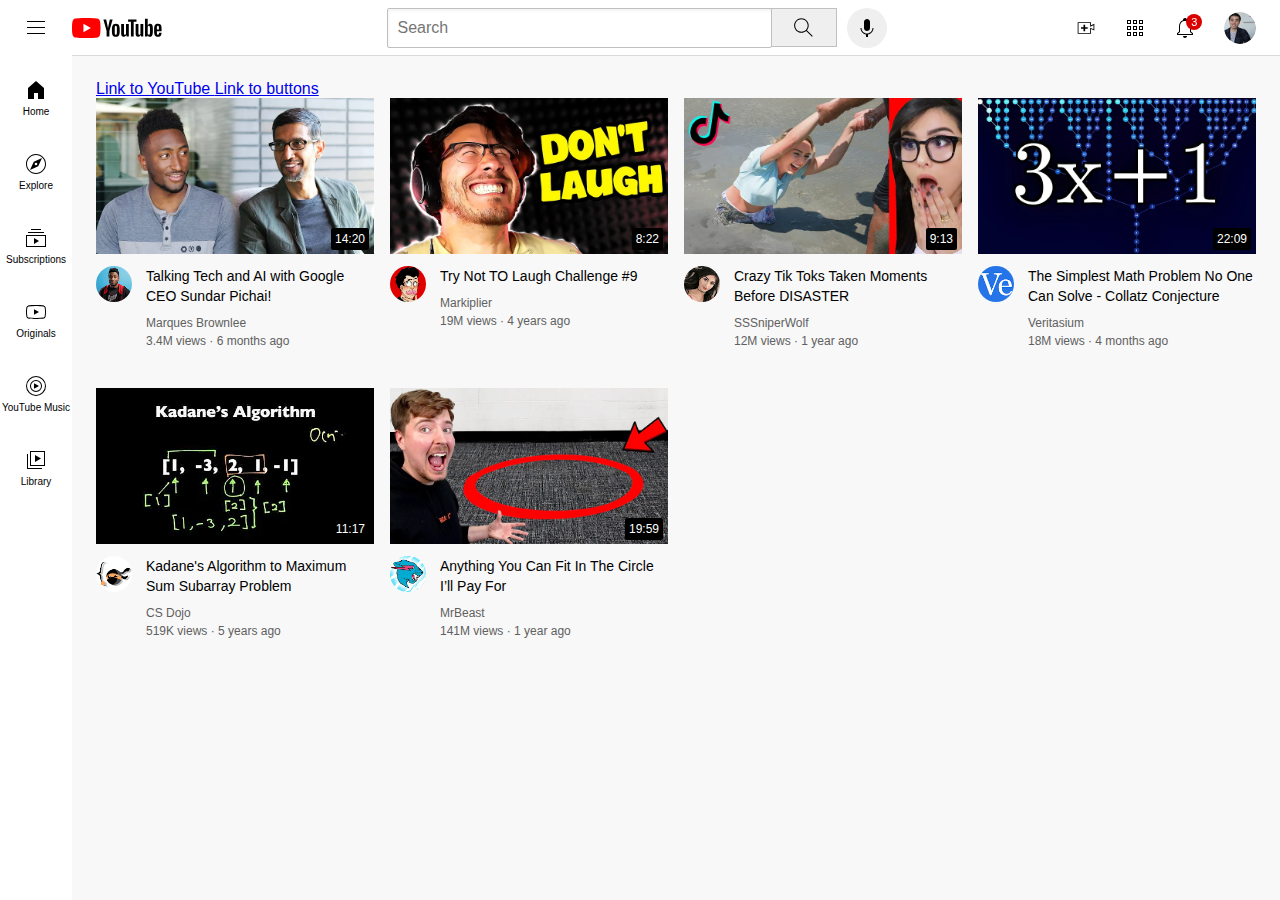
<file: index.html>
<!DOCTYPE html>
<html>
  <head>
    <title>YouTube.com Clone</title>

    <link rel="preconnect" href="https://fonts.googleapis.com">
    <link rel="preconnect" href="https://fonts.gstatic.com" crossorigin>
    <link href="https://fonts.googleapis.com/css2?family=Roboto:wght@400;500;700&display=swap" rel="stylesheet">

    <link rel="stylesheet" href="./styles/general.css">
    <link rel="stylesheet" href="./styles/header.css">
    <link rel="stylesheet" href="./styles/video.css">
    <link rel="stylesheet" href="./styles/sidebar.css">
  </head>
  <body>
    <header></header>
    <nav></nav>
    <header class="header">
      <div class="left-section">
        <img class="hamburger-menu" src="./icons/hamburger-menu.svg">
        <img class="youtube-logo" src="./icons/youtube-logo.svg">
      </div>
      <div class="middle-section">
        <input class="search-bar" type="text" placeholder="Search">
        <button class="search-button">
          <img class="search-icon" src="./icons/search.svg">
          <div class="tooltip">Search</div>
        </button>
        <!-- Put position absolute inside positon relative -->
        <button class="voice-search-button">
          <img class="voice-search-icon" src="./icons/voice-search-icon.svg">
          <div class="tooltip">Search with your voice</div>
        </button>
      </div>
      <div class="right-section">
        <div class="upload-icon-container">
          <img class="upload-icon" src="./icons/upload.svg">
          <div class="tooltip">Create</div>
        </div>
        <div class="youtube-apps-icon-container">
          <img class="youtube-apps-icon" src="./icons/youtube-apps.svg">
          <div class="tooltip">YouTube apps</div>
        </div>
        <div class="notifications-icon-container">
          <img class="notifications-icon" src="./icons/notifications.svg">
          <div class="notifications-count">3</div>
          <div class="tooltip">Notifications</div>
        </div>
        <img class="current-user-picture" src="./channel-pictures/my-channel.jpeg">
      </div>
    </header>
    
    <nav class="sidebar">
      <div class="sidebar-link">
        <img src="./icons/home.svg">
        <div>Home</div>
      </div>

      <div class="sidebar-link">
        <img src="./icons/explore.svg">
        <div>Explore</div>
      </div>

      <div class="sidebar-link">
        <img src="./icons/subscriptions.svg">
        <div>Subscriptions</div>
      </div>
    
      <div class="sidebar-link">
        <img src="icons/originals.svg">
        <div>Originals</div>
      </div>
      
      <div class="sidebar-link">
        <img src="./icons/youtube-music.svg">
        <div>YouTube Music</div>
      </div>
      
      <div class="sidebar-link">
        <img src="./icons/library.svg">
        <div>Library</div>
      </div>
    </nav>

    <main>
      <a href="https://youtube.com" target="_blank">
        Link to YouTube
      </a>
      <a href="./buttons.html" target="_blank">
        Link to buttons
      </a>
      <section class="video-grid">
        <div class="video-preview">
          <div class="thumbnail-row">
            <a href="https://www.youtube.com/watch?v=n2RNcPRtAiY" target="_blank" class="video-title-link">
              <img class="thumbnail" src="./thumbnails/thumbnail-1.webp">
            </a>
            <div class="video-time">14:20</div>
          </div>
          <div class="video-info-grid">
            <div class="channel-picture">
              <div class="profile-picture-container">
                <a href="https://www.youtube.com/c/mkbhd" target="_blank">
                  <img class="profile-picture" src="channel-pictures/channel-1.jpeg">
                </a>
                <div class="channel-tooltip">
                  <img class="channel-tooltip-picture" src="channel-pictures/channel-1.jpeg">
                  <div>
                    <div class="channel-tooltip-name">
                      Marques Brownlee</div>
                    <div class="channel-tooltip-stats">
                      15M subscribers</div>
                  </div>
                </div>
              </div>
            </div>
            <div class="video-info">
                <p class="video-title">
                  Talking Tech and AI with Google CEO Sundar Pichai!
                </p>
              
              <p class="video-author">
               Marques Brownlee
              </p>
        
              <p class="video-stats">
               3.4M views &#183; 6 months ago
              </p>
            </div>
          </div>
        </div>
    
        <div class="video-preview">
          <div class="thumbnail-row">
            <a href="https://www.youtube.com/watch?v=mP0RAo9SKZk" target="_blank" class="video-title-link">
              <img class="thumbnail" src="./thumbnails/thumbnail-2.webp">
            </a>
            <div class="video-time">8:22</div>
          </div>
          <div class="video-info-grid">
            <div class="channel-picture">
              <div class="profile-picture-container">
                <a href="https://www.youtube.com/c/markiplier" target="_blank">
                  <img class="profile-picture" src="channel-pictures/channel-2.jpeg">
                </a>
                <div class="channel-tooltip">
                  <img class="channel-tooltip-picture" src="channel-pictures/channel-2.jpeg">
                  <div>
                    <div class="channel-tooltip-name">
                      Markiplier</div>
                    <div class="channel-tooltip-stats">
                      30M subscribers</div>
                  </div>
                </div>
              </div>            
            </div>
            <div class="video-info">
                <p class="video-title">
                  Try Not TO Laugh Challenge #9
                </p>
        
              <p class="video-author">
               Markiplier
              </p>
        
              <p class="video-stats">
               19M views &#183; 4 years ago
              </p>
            </div>
          </div>
        </div>
    
        <div class="video-preview">
          <div class="thumbnail-row">
            <a href="https://www.youtube.com/watch?v=FgjPQQeTh1w" target="_blank" class="video-title-link">
              <img class="thumbnail" src="./thumbnails/thumbnail-3.webp">
            </a>
            <div class="video-time">9:13</div>
          </div>
          <div class="video-info-grid">
            <div class="channel-picture">
              <a href="https://www.youtube.com/user/SSSniperWolf" target="_blank">
                <img class="profile-picture" src="channel-pictures/channel-3.jpeg">
              </a>
            </div>
            <div class="video-info">
                <p class="video-title">
                  Crazy Tik Toks Taken Moments Before DISASTER
                </p>
        
              <p class="video-author">
                SSSniperWolf
              </p>
        
              <p class="video-stats">
               12M views &#183; 1 year ago
              </p>
            </div>
          </div>
        </div>
    
        <div class="video-preview">
          <div class="thumbnail-row">
            <a href="https://www.youtube.com/watch?v=094y1Z2wpJg" target="_blank" class="video-title-link">
              <img class="thumbnail" src="./thumbnails/thumbnail-4.webp">
            </a>
            <div class="video-time">22:09</div>
          </div>
          <div class="video-info-grid">
            <div class="channel-picture">
              <a href="https://www.youtube.com/c/veritasium" target="_blank">
                <img class="profile-picture" src="channel-pictures/channel-4.jpeg">
              </a>
            </div>
            <div class="video-info">
                <p class="video-title">
                  The Simplest Math Problem No One Can Solve - Collatz Conjecture
                </p>
              
              <p class="video-author">
                Veritasium
              </p>
        
              <p class="video-stats">
                18M views &#183; 4 months ago
              </p>
            </div>
          </div>
        </div>
    
        <div class="video-preview">
          <div class="thumbnail-row">
            <a href="https://www.youtube.com/watch?v=86CQq3pKSUw" target="_blank" class="video-title-link">
              <img class="thumbnail" src="./thumbnails/thumbnail-5.webp">
            </a>
            <div class="video-time">11:17</div>
          </div>
          <div class="video-info-grid">
            <div class="channel-picture">
              <a href="https://www.youtube.com/c/CSDojo" target="_blank">
                <img class="profile-picture" src="channel-pictures/channel-5.jpeg">
              </a>
            </div>
            <div class="video-info">
                <p class="video-title">
                  Kadane's Algorithm to Maximum Sum Subarray Problem
                </p>
        
              <p class="video-author">
                CS Dojo
              </p>
        
              <p class="video-stats">
                519K views &#183; 5 years ago
              </p>
            </div>
          </div>
        </div>
    
        <div class="video-preview">
          <div class="thumbnail-row">
            <a href="https://www.youtube.com/watch?v=yXWw0_UfSFg" target="_blank" class="video-title-link">
              <img class="thumbnail" src="./thumbnails/thumbnail-6.webp">
            </a>
            <div class="video-time">19:59</div>
          </div>
          <div class="video-info-grid">
            <div class="channel-picture">
              <a href="https://www.youtube.com/c/MrBeast6000" target="_blank">
                <img class="profile-picture" src="channel-pictures/channel-6.jpeg">
              </a>
            </div>
            <div class="video-info">
                <p class="video-title">
                  Anything You Can Fit In The Circle I’ll Pay For
                </p>
        
              <p class="video-author">
                MrBeast
              </p>
        
              <p class="video-stats">
                141M views &#183; 1 year ago
              </p>
            </div>
          </div>
        </div>
      </section>    
    </main>
  </body>
</html>
</file>
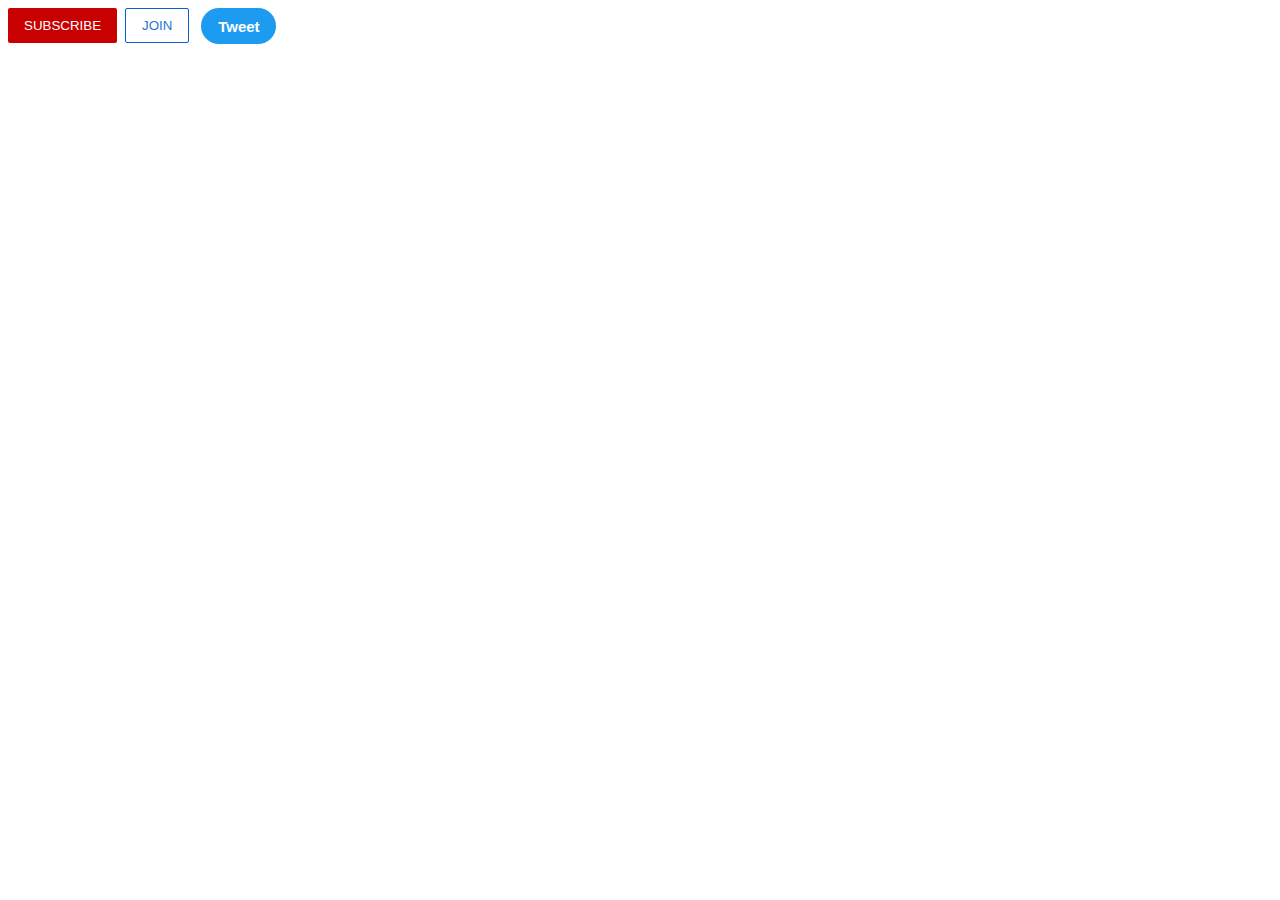
<file: buttons.html>
<!DOCTYPE html>
<html>
  <head>
    <title>Buttons Practice</title>
    <link rel="stylesheet" href="./styles/buttons.css">
  </head>
  <body>
    <button class="subscribe-button">
      SUBSCRIBE
    
    <button class="join-button">
      JOIN
    </button>
    
    <button class="tweet-button">
      Tweet
    </button>
  </body>
</html>
</file>
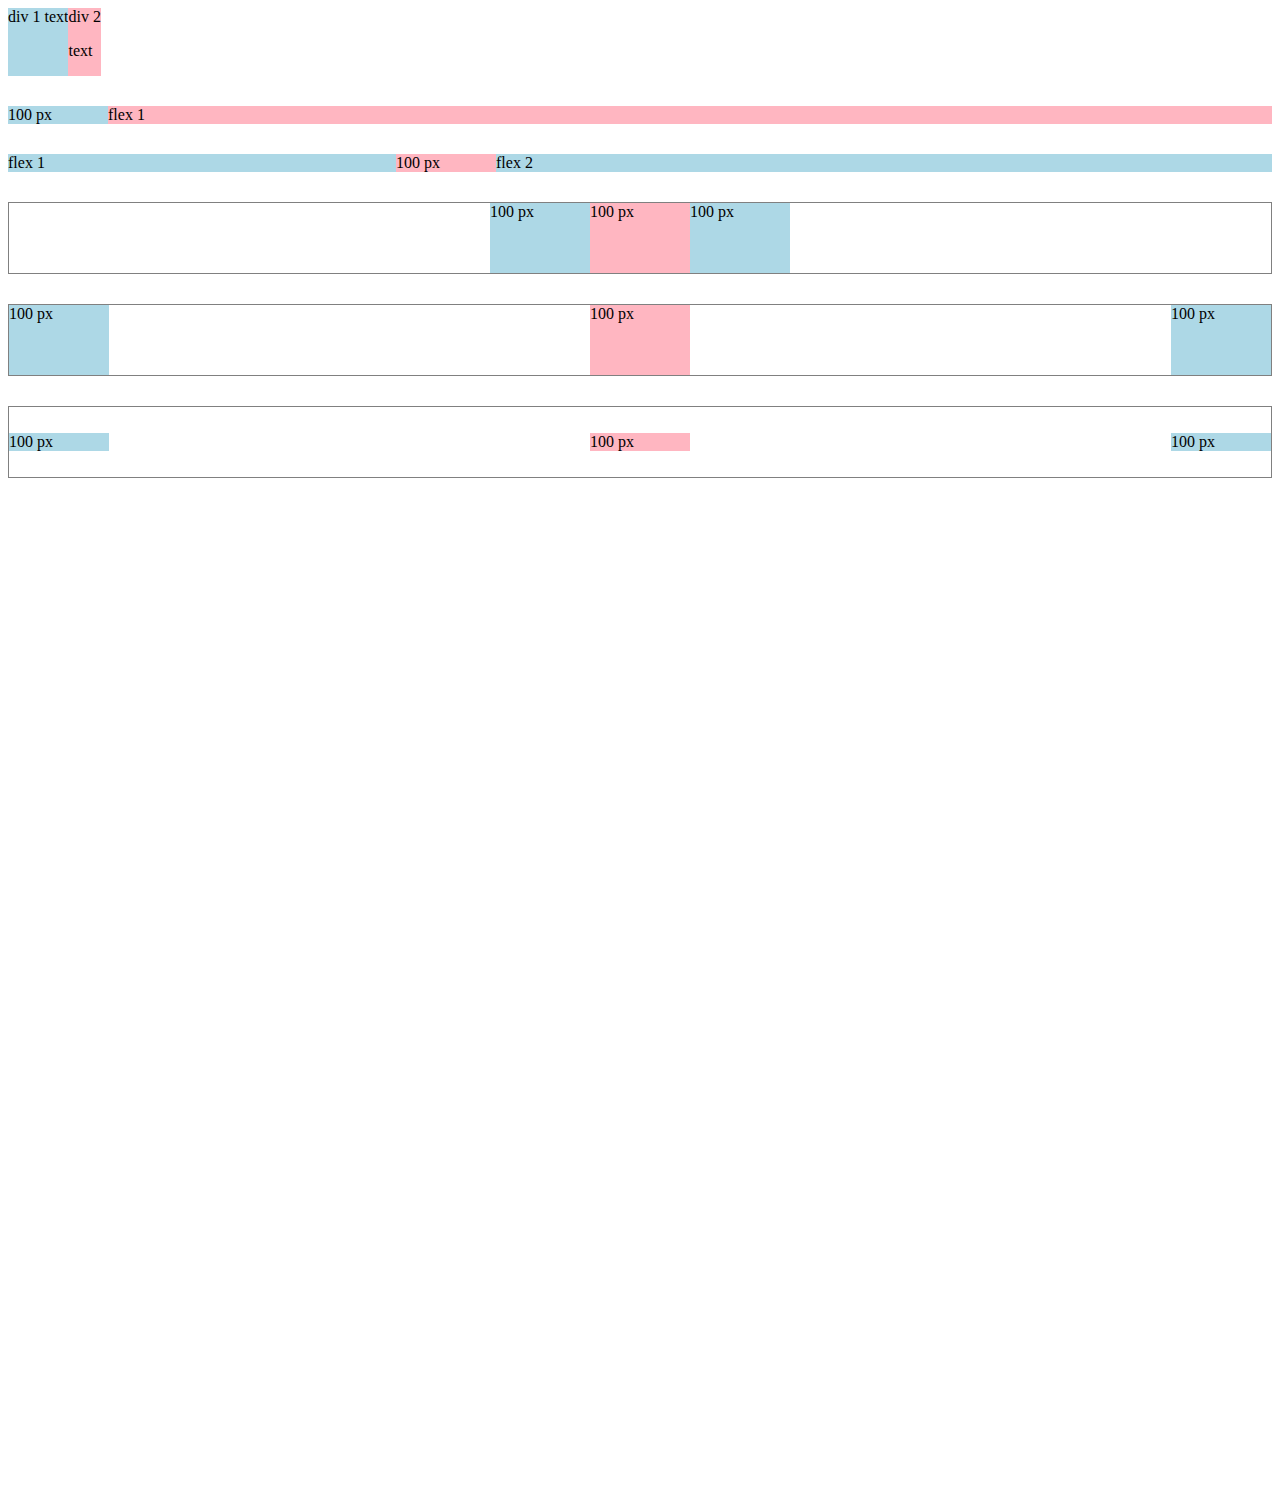
<file: flexbox.html>
<!DOCTYPE html>
<html>
  <head>
    <title>Flexbox Practice</title>
  </head>
  <body style="padding-bottom: 1000px;">
    <div style="
      display: flex;
      flex-direction: row;
    ">
      <div style="background-color: lightblue;">div 1 text</div>

      <div style="background-color: lightpink;">div 2 <p>text</p></div>
    </div>

    <div style="
      margin-top: 30px;
      display: flex;
      flex-direction: row;
    ">
      <div style="
        background-color: lightblue;
        width: 100px;
      ">100 px</div>

      <div style="
        background-color: lightpink;
        flex: 1;
      ">flex 1</div>
    </div>

    <div style="
      margin-top: 30px;
      display: flex;
      flex-direction: row;
    ">
    
      <div style="
        background-color: lightblue;
        flex: 1;
      ">flex 1</div>

      <div style="
        background-color: lightpink;
        width: 100px;
      ">100 px</div>

      <div style="
        background-color: lightblue;
        flex: 2;
      ">flex 2</div>
    </div>

    <div style="
      margin-top: 30px;
      height: 70px;
      border-width: 1px;
      border-style: solid;
      border-color: grey;
      justify-content: center;

      display: flex;
      flex-direction: row;
    ">
    
      <div style="
        background-color: lightblue;
        width: 100px;
      ">100 px</div>

      <div style="
        background-color: lightpink;
        width: 100px;
      ">100 px</div>

      <div style="
        background-color: lightblue;
        width: 100px;
      ">100 px</div>
    </div>

    <div style="
      margin-top: 30px;
      height: 70px;
      border-width: 1px;
      border-style: solid;
      border-color: grey;
      justify-content: space-between;

      display: flex;
      flex-direction: row;
    ">
    
        <div style="
          background-color: lightblue;
          width: 100px;
        ">100 px</div>

        <div style="
          background-color: lightpink;
          width: 100px;
        ">100 px</div>

        <div style="
          background-color: lightblue;
          width: 100px;
        ">100 px</div>
    </div>

    <div style="
      margin-top: 30px;
      height: 70px;
      border-width: 1px;
      border-style: solid;
      border-color: grey;
      justify-content: space-between;
      align-items: center;
      display: flex;
      flex-direction: row;
    ">
    
        <div style="
          background-color: lightblue;
          width: 100px;
        ">100 px</div>

        <div style="
          background-color: lightpink;
          width: 100px;
        ">100 px</div>

        <div style="
          background-color: lightblue;
          width: 100px;
        ">100 px</div>
    </div>
  </body>
</html>
</file>
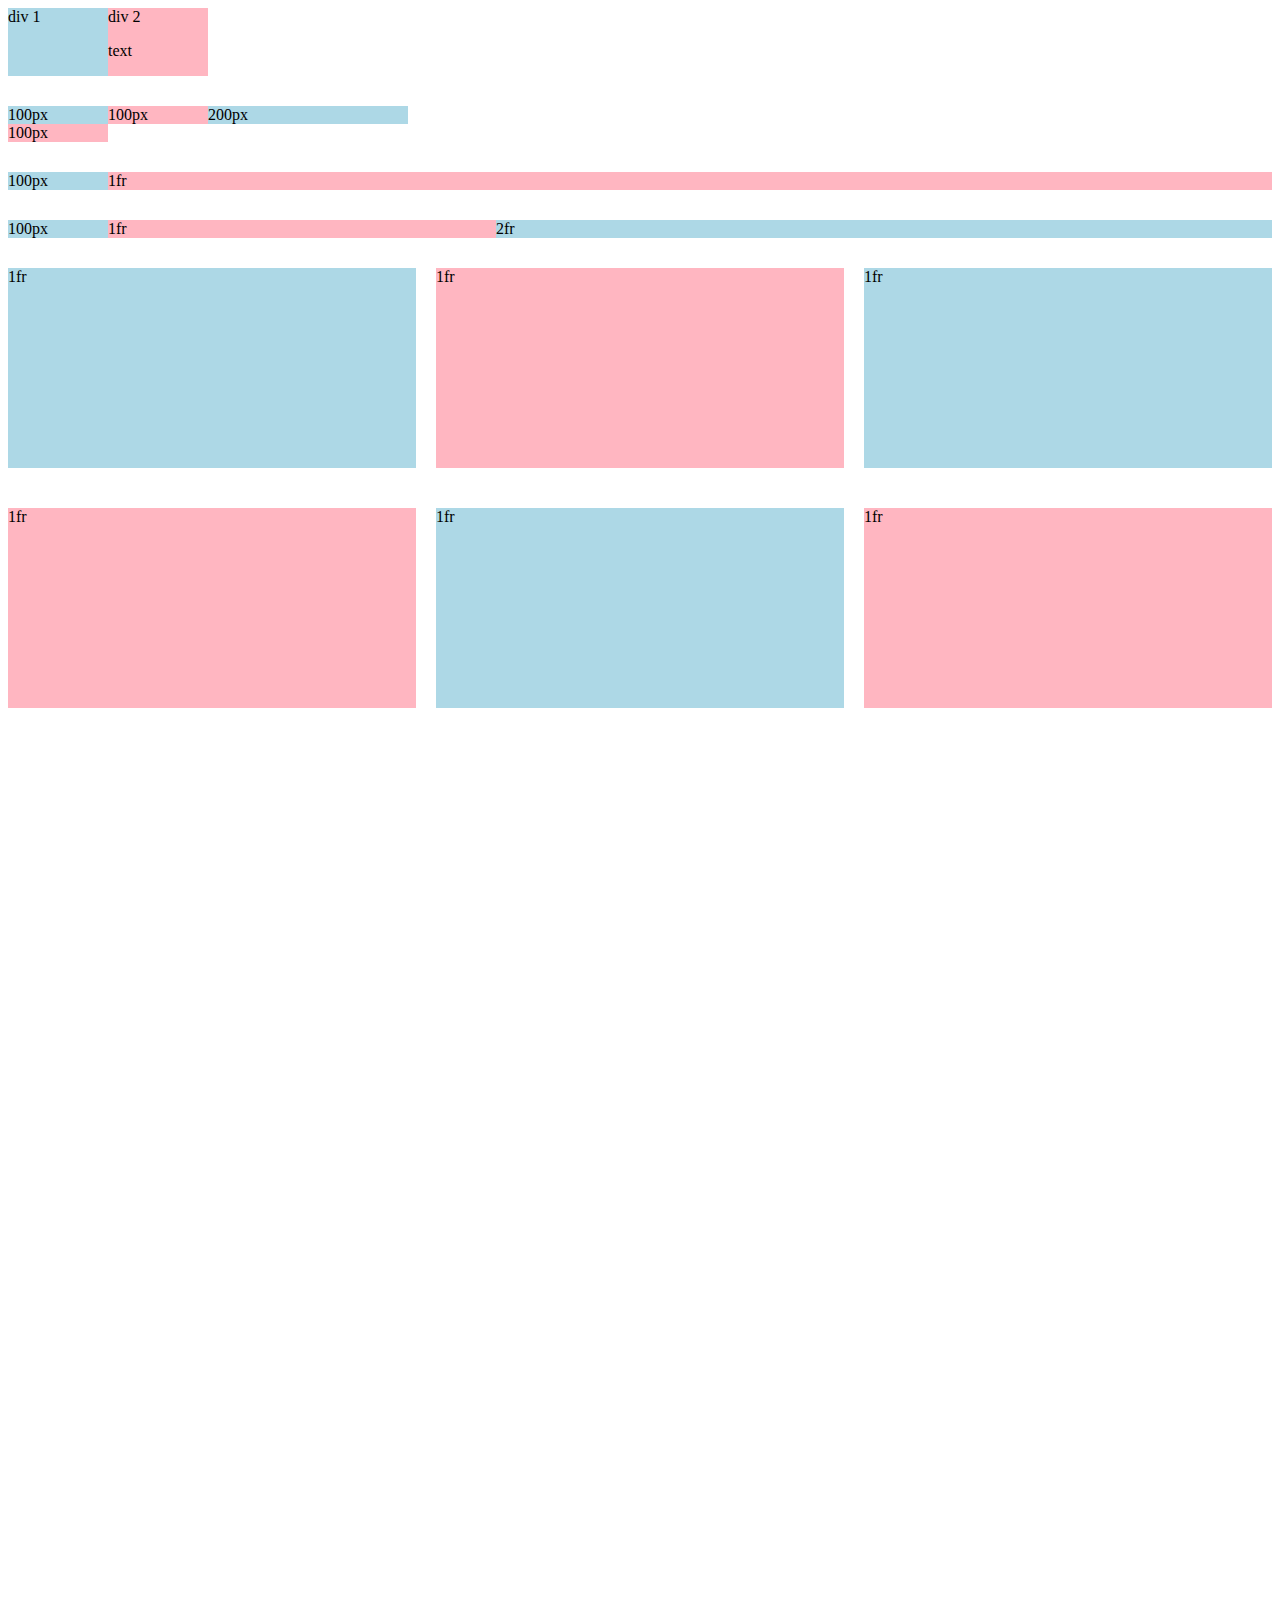
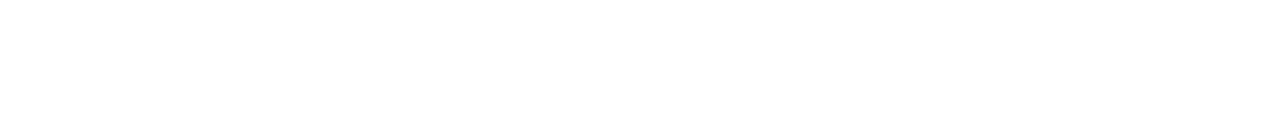
<file: grid.html>
<!DOCTYPE html>
<html>
  <head>
    <title>Grid practice</title>
  </head>
  <body style="padding-bottom: 1000px;">
    <div style="
      display: grid;
      grid-template-columns: 100px 100px;
      ">
      <div style="background-color: lightblue;">div 1</div>
      <div style="background-color: lightpink;">div 2<p>text</p></div>
    </div>

    <div style="
      margin-top: 30px;
      display: grid;
      grid-template-columns: 100px 100px 200px;
      ">
        <div style="background-color: lightblue;">100px</div>
        <div style="background-color: lightpink;">100px</div>
        <div style="background-color: lightblue;">200px</div>
        <div style="background-color: lightpink;">100px</div>
    </div>

    <div style="
      margin-top: 30px;
      display: grid;
      grid-template-columns: 100px 1fr;
      ">
        <div style="background-color: lightblue;">100px</div>
        <div style="background-color: lightpink;">1fr</div>
    </div>

    <div style="
      margin-top: 30px;
      display: grid;
      grid-template-columns: 100px 1fr 2fr;
      ">
        <div style="background-color: lightblue;">100px</div>
        <div style="background-color: lightpink;">1fr</div>
        <div style="background-color: lightblue;">2fr</div>
    </div>

    <div style="
      margin-top: 30px;
      display: grid;
      grid-template-columns: 1fr 1fr 1fr;
      column-gap: 20px;
      row-gap: 40px;
      ">
        <div style="background-color: lightblue; height: 200px">1fr</div>
        <div style="background-color: lightpink; height: 200px">1fr</div>
        <div style="background-color: lightblue; height: 200px">1fr</div>
        <div style="background-color: lightpink; height: 200px">1fr</div>
        <div style="background-color: lightblue; height: 200px">1fr</div>
        <div style="background-color: lightpink; height: 200px">1fr</div>
    </div>
  </body>
</html>
</file>
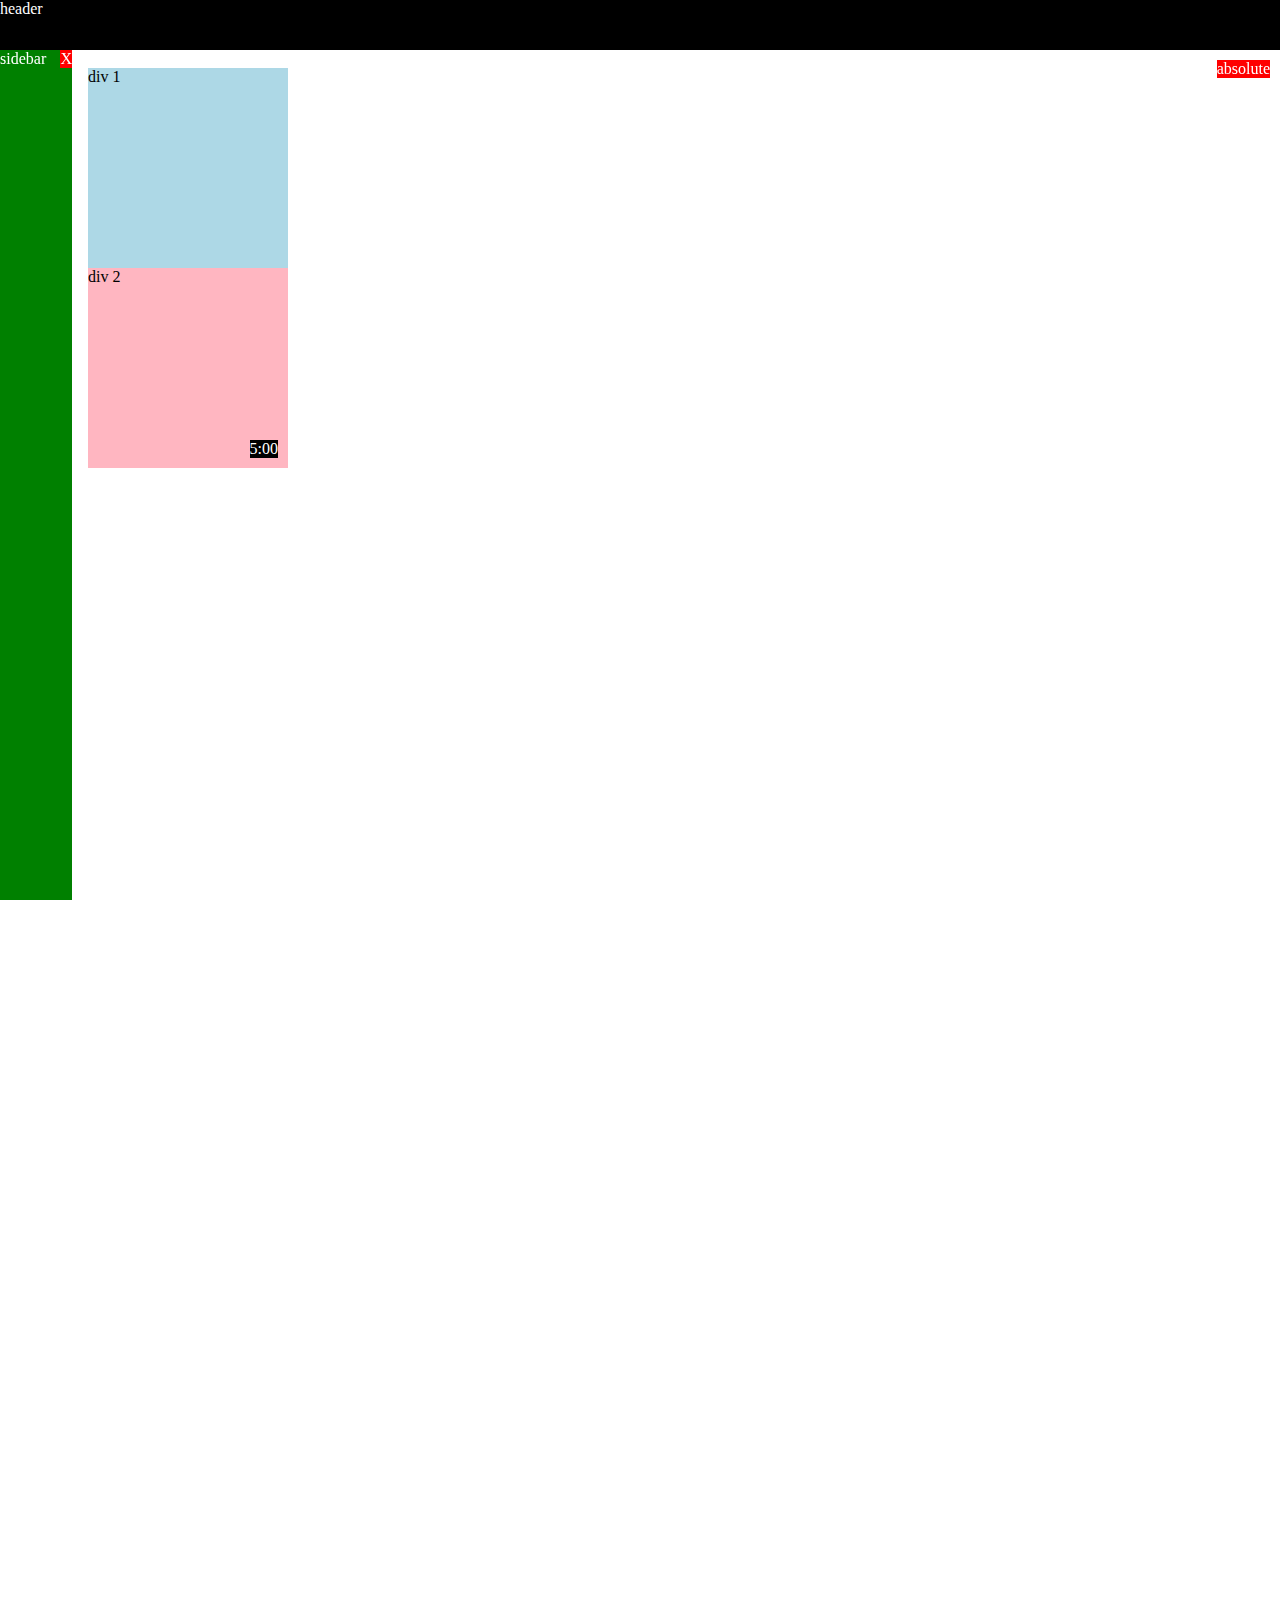
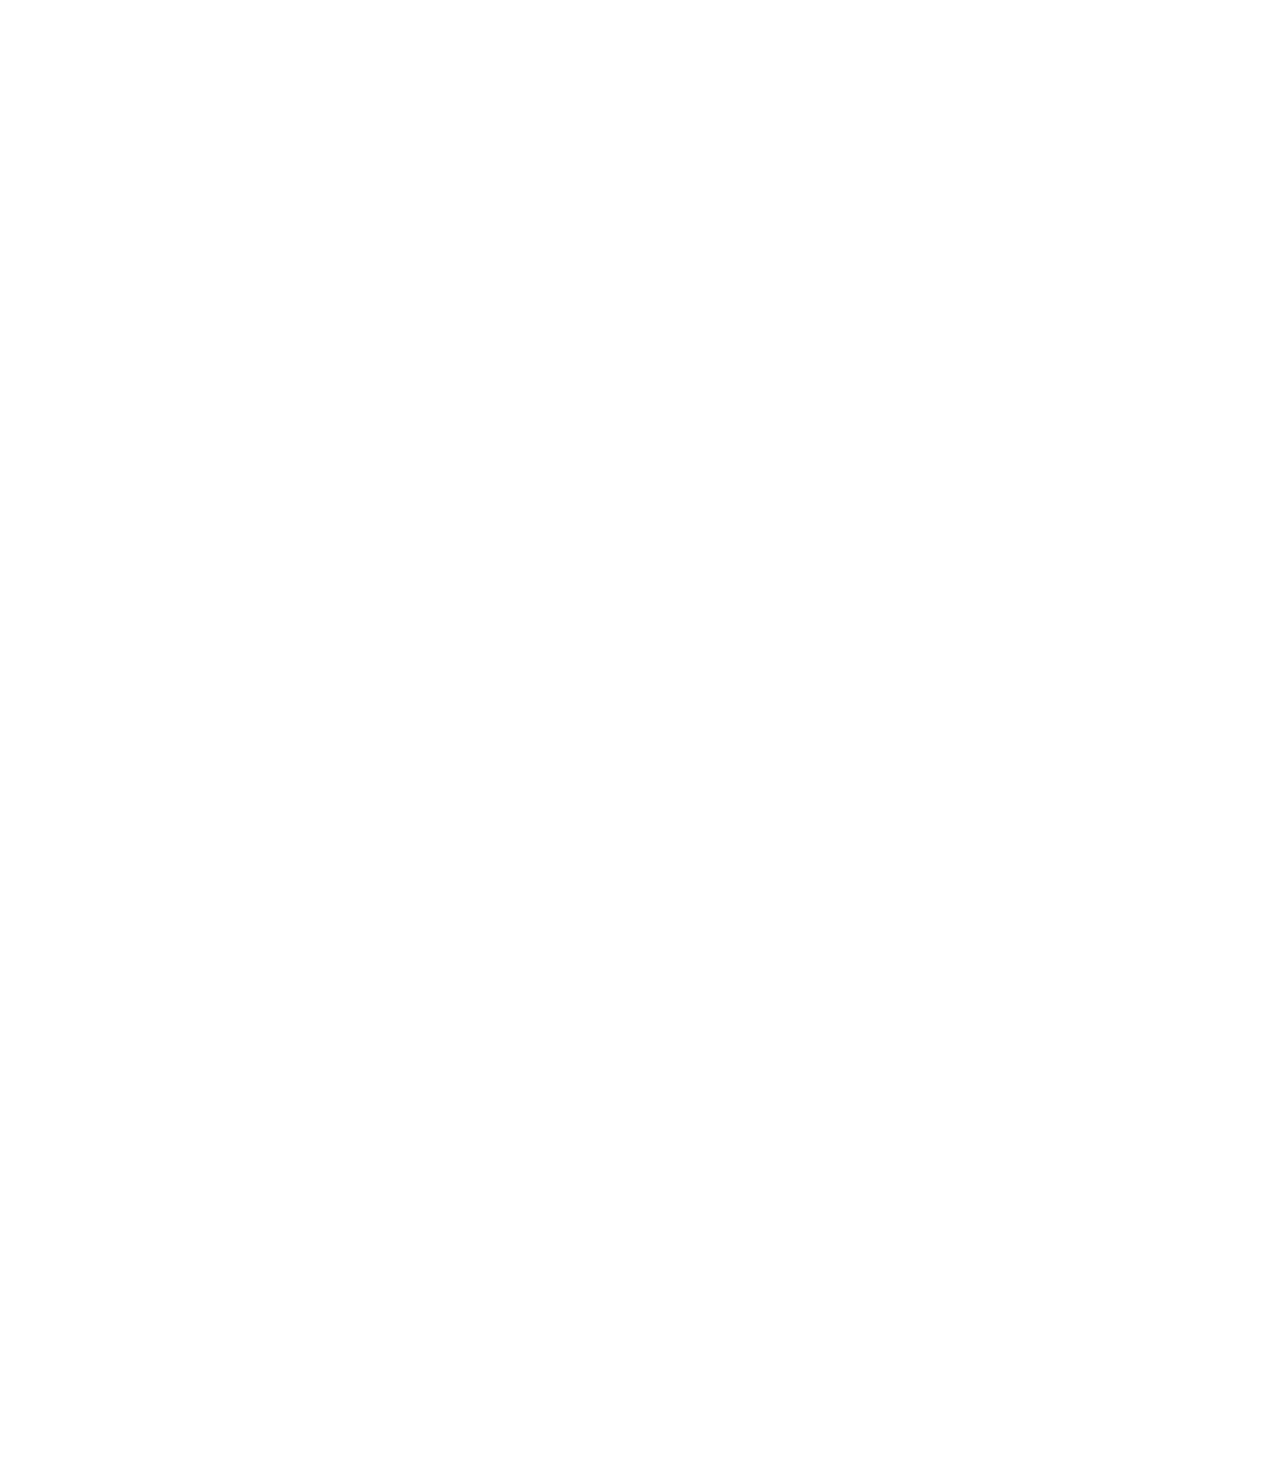
<file: position.html>
<!DOCTYPE html>
<html>
  <header>
    <title>
      Position Practice
    </title>
  </header>
  <body style="
    height: 3000px;    
    padding-top: 60px;
    padding-left: 80px;
  ">
    <div style="
      background-color: black;
      color: white;
      position: fixed;
      top: 0px;
      left: 0px;
      right: 0px;
      height: 50px;
      ">header
    </div>

    <div style="
        background-color: green;
        color: white;
        position: fixed;
        left: 0;
        bottom: 0;
        top: 50px;
        width: 72px;
      ">
        sidebar
        <div style="
          position: absolute;
          background-color: red;
          color: white;
          top: 0px;
          right: 0px;
        ">
        X
        </div>
    </div>
      
    <div style="
      position: absolute;
      background-color: red;
      color: white;
      top: 60px;
      right: 10px;
    ">
    absolute
    </div>


    <div style="
      background-color: lightblue;
      height: 200px;
      width: 200px;
      position: static;
      ">
      div 1
    </div>

    <div style="
      background-color: lightpink;
      height: 200px;
      width: 200px;
      position: relative;
    ">
      div 2
      <div style="
        position: absolute;
        background-color: black;
        color: white;
        bottom: 10px;
        right: 10px;
      ">
        5:00
      </div>
    </div>
  </body>
</html>
</file>
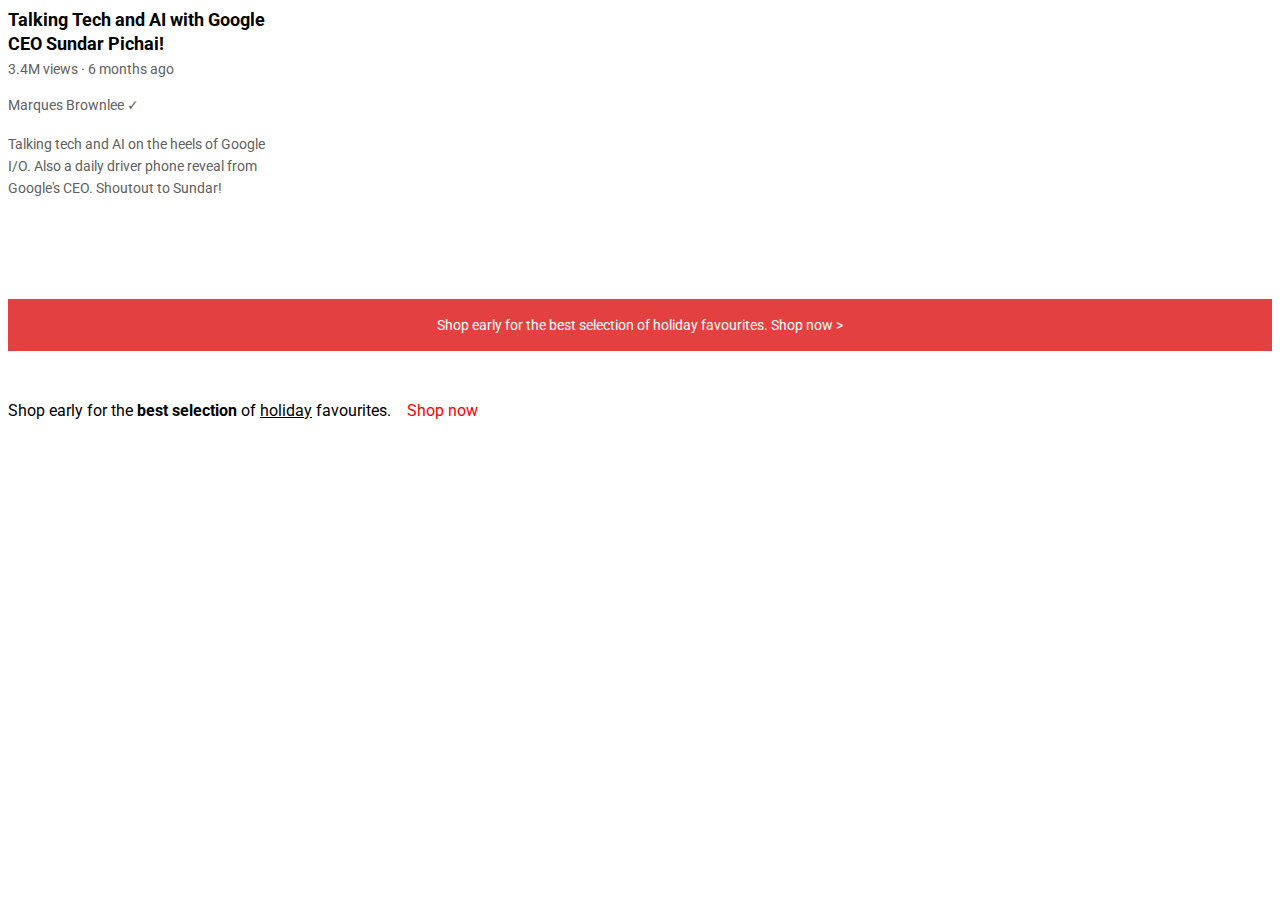
<file: text.html>
<!DOCTYPE html>
<html>
  <head>
    <title>Text Practics</title>


    <link rel="preconnect" href="https://fonts.googleapis.com">
    <link rel="preconnect" href="https://fonts.gstatic.com" crossorigin>
    <link href="https://fonts.googleapis.com/css2?family=Roboto:wght@400;700&display=swap" rel="stylesheet">
    <link rel="stylesheet" href="./styles/text.css">
  </head>
  <body>
    <p class="video-title">
      Talking Tech and AI with Google CEO Sundar Pichai!
    </p>
    
    <p class="video-stats">
      3.4M views &#183; 6 months ago
    </p>
    
    <p class="video-author">
      Marques Brownlee &#10003; 
    </p>
    
    <p class="video-description">
      Talking tech and AI on the heels of Google I/O. Also a daily driver phone reveal from Google's CEO. Shoutout to Sundar!
    </p>
    
    <p class="apple-text">
      Shop early for the best selection of holiday favourites. <span class="shop-link">Shop now &gt;</span>
    </p>
    
    <p>
      Shop early for the <strong>best selection</strong> of <u>holiday</u> favourites. <span class="span-example">Shop now</span>
    </p>
  </body>
</html>
</file>
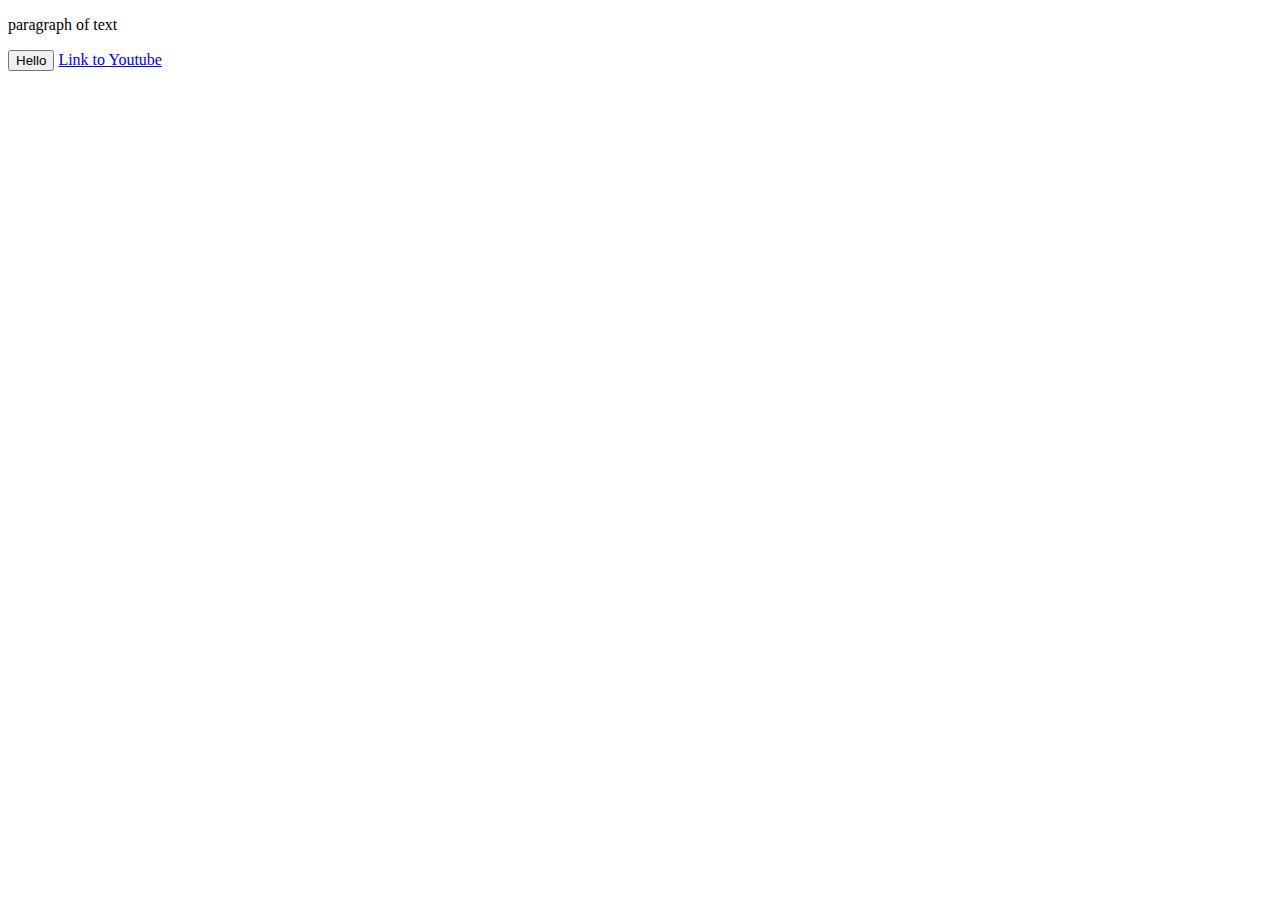
<file: website.html>
<!DOCTYPE html>
<html>
  <head>
    <title>
      First Website
    </title>
  </head>
  <body>
    <p>
      paragraph of text
    </p>
    
    <button>
      Hello
    </button>
    
    <a href="https://www.youtube.com" target="_blank">
      Link to Youtube
    </a>
  </body>
</html>
</file>
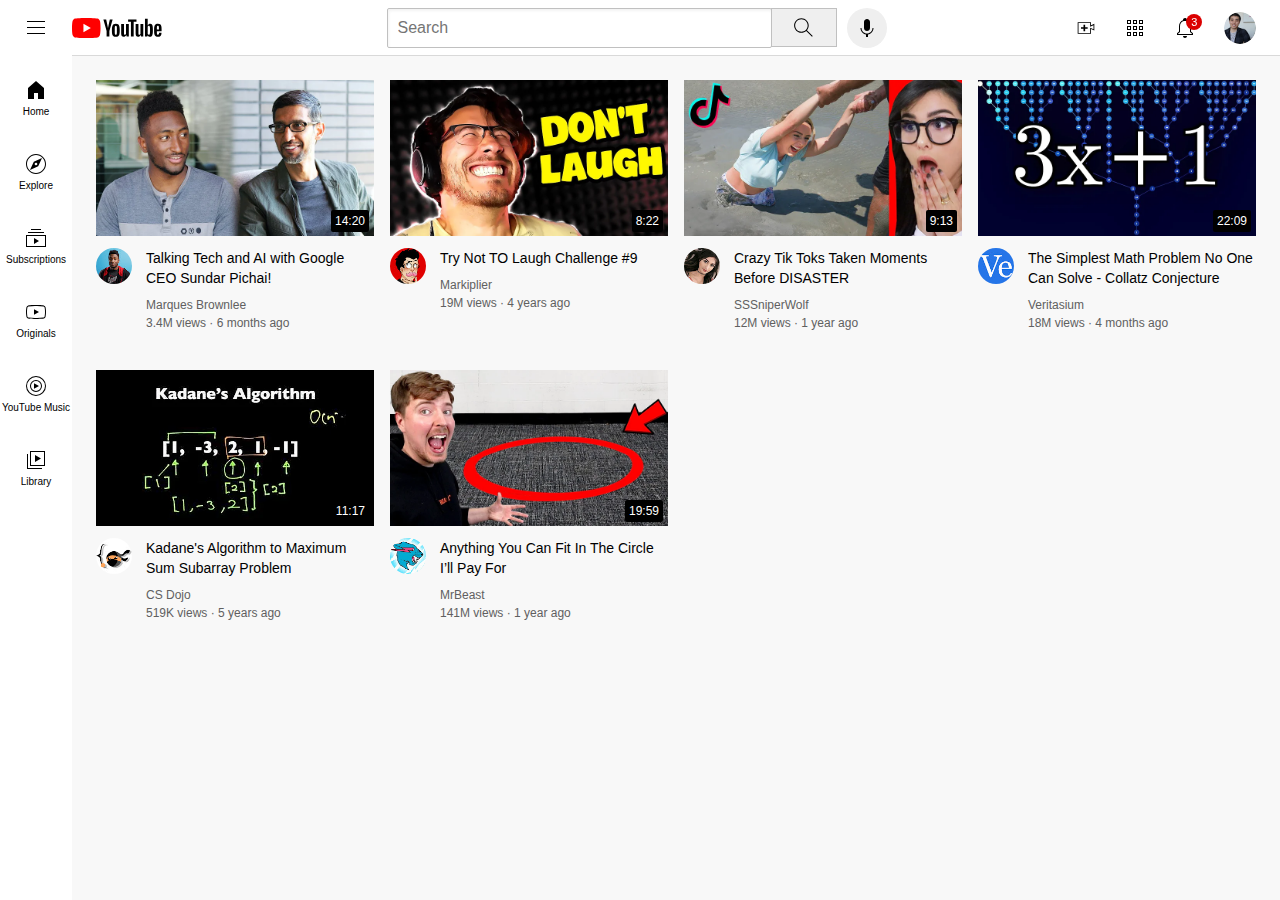
<file: youtube.html>
<!DOCTYPE html>
<html>
  <head>
    <title>YouTube.com Clone</title>

    <link rel="preconnect" href="https://fonts.googleapis.com">
    <link rel="preconnect" href="https://fonts.gstatic.com" crossorigin>
    <link href="https://fonts.googleapis.com/css2?family=Roboto:wght@400;500;700&display=swap" rel="stylesheet">

    <link rel="stylesheet" href="./styles/general.css">
    <link rel="stylesheet" href="./styles/header.css">
    <link rel="stylesheet" href="./styles/video.css">
    <link rel="stylesheet" href="./styles/sidebar.css">
  </head>
  <body>
    <header></header>
    <nav></nav>
    <header class="header">
      <div class="left-section">
        <img class="hamburger-menu" src="./icons/hamburger-menu.svg">
        <img class="youtube-logo" src="./icons/youtube-logo.svg">
      </div>
      <div class="middle-section">
        <input class="search-bar" type="text" placeholder="Search">
        <button class="search-button">
          <img class="search-icon" src="./icons/search.svg">
          <div class="tooltip">Search</div>
        </button>
        <!-- Put position absolute inside positon relative -->
        <button class="voice-search-button">
          <img class="voice-search-icon" src="./icons/voice-search-icon.svg">
          <div class="tooltip">Search with your voice</div>
        </button>
      </div>
      <div class="right-section">
        <div class="upload-icon-container">
          <img class="upload-icon" src="./icons/upload.svg">
          <div class="tooltip">Create</div>
        </div>
        <div class="youtube-apps-icon-container">
          <img class="youtube-apps-icon" src="./icons/youtube-apps.svg">
          <div class="tooltip">YouTube apps</div>
        </div>
        <div class="notifications-icon-container">
          <img class="notifications-icon" src="./icons/notifications.svg">
          <div class="notifications-count">3</div>
          <div class="tooltip">Notifications</div>
        </div>
        <img class="current-user-picture" src="./channel-pictures/my-channel.jpeg">
      </div>
    </header>
    
    <nav class="sidebar">
      <div class="sidebar-link">
        <img src="./icons/home.svg">
        <div>Home</div>
      </div>

      <div class="sidebar-link">
        <img src="./icons/explore.svg">
        <div>Explore</div>
      </div>

      <div class="sidebar-link">
        <img src="./icons/subscriptions.svg">
        <div>Subscriptions</div>
      </div>
    
      <div class="sidebar-link">
        <img src="icons/originals.svg">
        <div>Originals</div>
      </div>
      
      <div class="sidebar-link">
        <img src="./icons/youtube-music.svg">
        <div>YouTube Music</div>
      </div>
      
      <div class="sidebar-link">
        <img src="./icons/library.svg">
        <div>Library</div>
      </div>
    </nav>

    <main>
      <section class="video-grid">
        <div class="video-preview">
          <div class="thumbnail-row">
            <a href="https://www.youtube.com/watch?v=n2RNcPRtAiY" target="_blank" class="video-title-link">
              <img class="thumbnail" src="./thumbnails/thumbnail-1.webp">
            </a>
            <div class="video-time">14:20</div>
          </div>
          <div class="video-info-grid">
            <div class="channel-picture">
              <div class="profile-picture-container">
                <a href="https://www.youtube.com/c/mkbhd" target="_blank">
                  <img class="profile-picture" src="channel-pictures/channel-1.jpeg">
                </a>
                <div class="channel-tooltip">
                  <img class="channel-tooltip-picture" src="channel-pictures/channel-1.jpeg">
                  <div>
                    <div class="channel-tooltip-name">
                      Marques Brownlee</div>
                    <div class="channel-tooltip-stats">
                      15M subscribers</div>
                  </div>
                </div>
              </div>
            </div>
            <div class="video-info">
                <p class="video-title">
                  Talking Tech and AI with Google CEO Sundar Pichai!
                </p>
              
              <p class="video-author">
               Marques Brownlee
              </p>
        
              <p class="video-stats">
               3.4M views &#183; 6 months ago
              </p>
            </div>
          </div>
        </div>
    
        <div class="video-preview">
          <div class="thumbnail-row">
            <a href="https://www.youtube.com/watch?v=mP0RAo9SKZk" target="_blank" class="video-title-link">
              <img class="thumbnail" src="./thumbnails/thumbnail-2.webp">
            </a>
            <div class="video-time">8:22</div>
          </div>
          <div class="video-info-grid">
            <div class="channel-picture">
              <div class="profile-picture-container">
                <a href="https://www.youtube.com/c/markiplier" target="_blank">
                  <img class="profile-picture" src="channel-pictures/channel-2.jpeg">
                </a>
                <div class="channel-tooltip">
                  <img class="channel-tooltip-picture" src="channel-pictures/channel-2.jpeg">
                  <div>
                    <div class="channel-tooltip-name">
                      Markiplier</div>
                    <div class="channel-tooltip-stats">
                      30M subscribers</div>
                  </div>
                </div>
              </div>            
            </div>
            <div class="video-info">
                <p class="video-title">
                  Try Not TO Laugh Challenge #9
                </p>
        
              <p class="video-author">
               Markiplier
              </p>
        
              <p class="video-stats">
               19M views &#183; 4 years ago
              </p>
            </div>
          </div>
        </div>
    
        <div class="video-preview">
          <div class="thumbnail-row">
            <a href="https://www.youtube.com/watch?v=FgjPQQeTh1w" target="_blank" class="video-title-link">
              <img class="thumbnail" src="./thumbnails/thumbnail-3.webp">
            </a>
            <div class="video-time">9:13</div>
          </div>
          <div class="video-info-grid">
            <div class="channel-picture">
              <a href="https://www.youtube.com/user/SSSniperWolf" target="_blank">
                <img class="profile-picture" src="channel-pictures/channel-3.jpeg">
              </a>
            </div>
            <div class="video-info">
                <p class="video-title">
                  Crazy Tik Toks Taken Moments Before DISASTER
                </p>
        
              <p class="video-author">
                SSSniperWolf
              </p>
        
              <p class="video-stats">
               12M views &#183; 1 year ago
              </p>
            </div>
          </div>
        </div>
    
        <div class="video-preview">
          <div class="thumbnail-row">
            <a href="https://www.youtube.com/watch?v=094y1Z2wpJg" target="_blank" class="video-title-link">
              <img class="thumbnail" src="./thumbnails/thumbnail-4.webp">
            </a>
            <div class="video-time">22:09</div>
          </div>
          <div class="video-info-grid">
            <div class="channel-picture">
              <a href="https://www.youtube.com/c/veritasium" target="_blank">
                <img class="profile-picture" src="channel-pictures/channel-4.jpeg">
              </a>
            </div>
            <div class="video-info">
                <p class="video-title">
                  The Simplest Math Problem No One Can Solve - Collatz Conjecture
                </p>
              
              <p class="video-author">
                Veritasium
              </p>
        
              <p class="video-stats">
                18M views &#183; 4 months ago
              </p>
            </div>
          </div>
        </div>
    
        <div class="video-preview">
          <div class="thumbnail-row">
            <a href="https://www.youtube.com/watch?v=86CQq3pKSUw" target="_blank" class="video-title-link">
              <img class="thumbnail" src="./thumbnails/thumbnail-5.webp">
            </a>
            <div class="video-time">11:17</div>
          </div>
          <div class="video-info-grid">
            <div class="channel-picture">
              <a href="https://www.youtube.com/c/CSDojo" target="_blank">
                <img class="profile-picture" src="channel-pictures/channel-5.jpeg">
              </a>
            </div>
            <div class="video-info">
                <p class="video-title">
                  Kadane's Algorithm to Maximum Sum Subarray Problem
                </p>
        
              <p class="video-author">
                CS Dojo
              </p>
        
              <p class="video-stats">
                519K views &#183; 5 years ago
              </p>
            </div>
          </div>
        </div>
    
        <div class="video-preview">
          <div class="thumbnail-row">
            <a href="https://www.youtube.com/watch?v=yXWw0_UfSFg" target="_blank" class="video-title-link">
              <img class="thumbnail" src="./thumbnails/thumbnail-6.webp">
            </a>
            <div class="video-time">19:59</div>
          </div>
          <div class="video-info-grid">
            <div class="channel-picture">
              <a href="https://www.youtube.com/c/MrBeast6000" target="_blank">
                <img class="profile-picture" src="channel-pictures/channel-6.jpeg">
              </a>
            </div>
            <div class="video-info">
                <p class="video-title">
                  Anything You Can Fit In The Circle I’ll Pay For
                </p>
        
              <p class="video-author">
                MrBeast
              </p>
        
              <p class="video-stats">
                141M views &#183; 1 year ago
              </p>
            </div>
          </div>
        </div>
      </section>    
    </main>
  </body>
</html>
</file>
<file: styles/general.css>
p {
  margin-top: 0px;
  margin-bottom: 0px;
}

body {
  /* This style below will be inherited */
  font-family: Robota, Arial;
  margin: 0;
  padding-top: 80px;
  padding-left: 96px;
  padding-right: 24px;
  background-color: rgb(248, 248, 248);
}
</file>
<file: styles/header.css>
.header {
  height: 55px;
  
  display: flex;
  flex-direction: row;
  justify-content: space-between;

  position: fixed;
  top: 0;
  left: 0;
  right: 0;
  z-index: 100;

  background-color: white;
  border-bottom-width:1px;
  border-bottom-style: solid;
  border-bottom-color: rgb(217, 217, 217);
}

.left-section{
  display: flex;
  align-items: center;
}

.hamburger-menu {
  height: 24px;
  margin-left: 24px;
  margin-right: 24px;
}

.youtube-logo {
  height: 20px;
}

.middle-section {
  flex: 1;
  margin-left: 70px;
  margin-right: 35px;
  max-width: 500px;
  display: flex;
  align-items: center;
}

.search-bar {
  flex: 1;
  height: 36px;
  padding-left: 10px;
  font-size: 16px;
  border: 1px solid rgb(192, 192, 192);
  border-radius: 2px;
  box-shadow: inset 1px 2px 3px rgba(0, 0, 0, 0.05);
  width: 0;
}

.search-bar::placeholder {
  font-size: 16px;
}

.search-button {
  height: 39px;
  width: 66px;
  background-color: rgb(239, 239, 239);
  border-width: 1px;
  border-style: solid;
  border-color: rgb(192, 192, 192);
  margin-left: -1px;
  margin-right: 10px;
}

.search-button,
.voice-search-button,
.upload-icon-container,
.youtube-apps-icon-container,
.notifications-icon-container {
  display: flex;
  justify-content: center;
  align-items: center;
  position: relative;
}

.search-button .tooltip,
.voice-search-button .tooltip,
.upload-icon-container .tooltip,
.youtube-apps-icon-container .tooltip,
.notifications-icon-container .tooltip {
  position: absolute;
  background-color: gray;
  color: white;
  padding-top: 4px;
  padding-bottom: 4px;
  padding-left: 8px;
  padding-right: 8px;
  border-radius: 2px;
  font-size: 12px;
  bottom: -30px;
  opacity: 0;
  transition: opacity 0.15s;
  pointer-events: none;
  white-space: nowrap;
}

.search-button:hover .tooltip,
.voice-search-button:hover .tooltip,
.upload-icon-container:hover .tooltip,
.youtube-apps-icon-container:hover .tooltip,
.notifications-icon-container:hover .tooltip {
  opacity: 1;
}

.search-icon {
  height: 25px;
}

.voice-search-button {
  height: 40px;
  width: 40px;
  border-radius: 20px;
  border: none;
  background-color: rgb(239, 239, 239);
}

.voice-search-icon {
  height: 24px;
}

.notifications-icon-container {
  position: relative;
}

.notifications-count {
  position: absolute;
  top: -2px;;
  right: -5px;
  background-color: rgb(219, 0, 0);
  color: white;
  font-size: 11px;
  padding-left: 5px;
  padding-right: 5px;
  padding-top: 2px;
  padding-bottom: 2px;
  border-radius: 10px;
}

.right-section {
  width: 180px;
  margin-right: 24px;
  display: flex;
  align-items: center;
  justify-content: space-between;
  flex-shrink: 0;
}

.upload-icon {
  height: 20px;
}

.youtube-apps-icon {
  height: 24px;
}

.notifications-icon {
  height: 24px;
}

.current-user-picture {
  height: 32px;
  border-radius: 16px;
}
</file>
<file: styles/video.css>
.thumbnail {
  width: 100%;
}

.video-title {
  font-size: 14px;
  font-weight: 500;
  line-height: 20px;
  margin-bottom: 10px;
}

.thumbnail-row {
  margin-bottom: 8px;
  position: relative;
}

.thumbnail-row:hover {
  cursor: pointer;
}

.video-info-grid {
  display: grid;
  grid-template-columns: 50px 1fr;
}

.profile-picture {
  width: 36px;
  border-radius: 50px;
}

.video-stats,
.video-author {
  font-size: 12px;
  color: rgb(96, 96, 96);
}

.video-author {
  margin-bottom: 4px;
}

.video-grid {
  display: grid;
  grid-template-columns: 1fr 1fr 1fr;
  column-gap: 16px;
  row-gap: 40px;
}

@media (max-width: 750px) {
  .video-grid {
    grid-template-columns: 1fr 1fr;
  }
}

@media (min-width: 751px) and (max-width: 999px) {
  .video-grid {
    grid-template-columns: 1fr 1fr 1fr;
  }
}

@media (min-width: 1000px) {
  .video-grid {
    grid-template-columns: 1fr 1fr 1fr 1fr;
  }
}



.video-time {
  font-size: 12px;
  font-weight: 500;
  padding: 4px;
  border-radius: 2px;
  background-color: black;
  color: white;
  position: absolute;
  bottom: 8px;
  right: 5px;
}

.profile-picture-container {
  position: relative;
  display: inline-block;
}

.channel-tooltip {
  display: flex;
  align-items: center;
  position: absolute;
  top: 50px;
  width: 220px;
  border-radius: 8px;
  box-shadow: 0px 0px 10px rgba(0, 0, 0, 0.15);
  background-color: white;
  transition: opacity 1s;
  opacity: 0;
  z-index: 300;
}

.profile-picture-container:hover .channel-tooltip {
  opacity: 1;
}

.profile-picture:hover {
  opacity: 1;
}

.channel-tooltip-picture {
  width: 45px;
  border-radius: 50%;
  margin-left: 10px;
  margin-right: 5px;
}

.channel-tooltip div {
  font-family: Roboto, Arial;
  display: block;
}

.channel-tooltip-name {
  font-weight: bold;
  font-size: 16px;
  margin: 4px;
}

.channel-tooltip-stats {
  font-size: 14px;
  margin: 4px;
  color: rgb(69, 69, 69);
}
</file>
<file: styles/sidebar.css>
.sidebar {
  position: fixed;
  left: 0;
  bottom: 0;
  top: 55px;
  background-color: white;
  width: 72px;
  z-index: 200;
  padding-top: 5px;
}

.sidebar-link {
  display: flex;
  flex-direction: column;
  justify-content: center;
  align-items: center;
  height: 74px;
  cursor: pointer;
}

.sidebar-link:hover {
  background-color: rgb(240, 240, 240);
}

.sidebar-link img {
  height: 24px;
  margin-bottom: 4px;
}

.sidebar-link div {
   font-size: 10px;
}
</file>
<file: styles/buttons.css>
.subscribe-button {
  background-color: rgb(200, 0, 0);
  color: white;
  border: none;
  border-radius: 2px;
  cursor: pointer;
  margin-right: 8px;
  transition: opacity 0.15s;
  padding-top: 10px;
  padding-bottom: 10px;
  padding-left: 16px;
  padding-right: 16px;
  vertical-align: top;
}

.subscribe-button:hover {
  opacity: 0.8;
}

.subscribe-button:active {
  opacity: 0.5;
}

.join-button {
  background-color: white;
  border-color: rgb(6, 95, 212);
  border-style: solid;
  border-width: 1px;
  color: rgb(41, 118, 211);
  border-radius: 2px;
  cursor: pointer;
  padding-top: 9px;
  padding-bottom: 9px;
  padding-left: 16px;
  padding-right: 16px;
  vertical-align: top;
  transition: background-color 0.15s,
    color 0.15s;
}

.join-button:hover {
  background-color: rgb(6, 95, 212);
  color: white;
}

.join-button:active {
  opacity: 0.7;
}

.tweet-button {
  background-color: rgb(29, 155, 240);
  color: white;
  border: none;
  height: 36px;
  width: 75px;
  border-radius: 18px;
  font-weight: bold;
  font-size: 15px;
  cursor: pointer;
  margin-left: 8px;
  transition: box-shadow 0.15s;
  vertical-align: top;
}

.tweet-button:hover {
  box-shadow: 5px 5px 10px rgba(0, 0, 0, 0.15);
}

.tweet-button:active {
  opacity: 0.7;
}
</file>
<file: styles/text.css>
p {
  font-family: Roboto;
  margin-top: 0px;
  margin-bottom: 0px;
}

.video-title {
  font-weight: bold;
  font-size: 18px;
  width: 280px;
  line-height: 24px;
  margin-bottom: 5px;
}

.video-stats {
  font-size: 14px;
  color: rgb(96, 96, 96);
  margin-bottom: 20px;
}

.video-author {
  font-size: 14px;
  color: rgb(96, 96, 96);
  margin-bottom: 20px;
}

.video-description {
  font-size: 14px;
  color: rgb(96, 96, 96);
  width: 280px;
  line-height: 22px;
  margin-bottom: 100px;
}

.apple-text {
  margin-bottom: 50px;
  font-size: 14px;
  color: white;
  background-color: rgb(227, 65, 64);
  text-align: center;
  padding-top: 18px;
  padding-bottom: 18px;
}

.span-example {
  color: red;
  margin-left: 12px;
}

.span-example:hover {
  text-decoration: underline;
}

.shop-link {
  cursor: pointer;
}

.shop-link:hover {
  text-decoration: underline;
}
</file>
